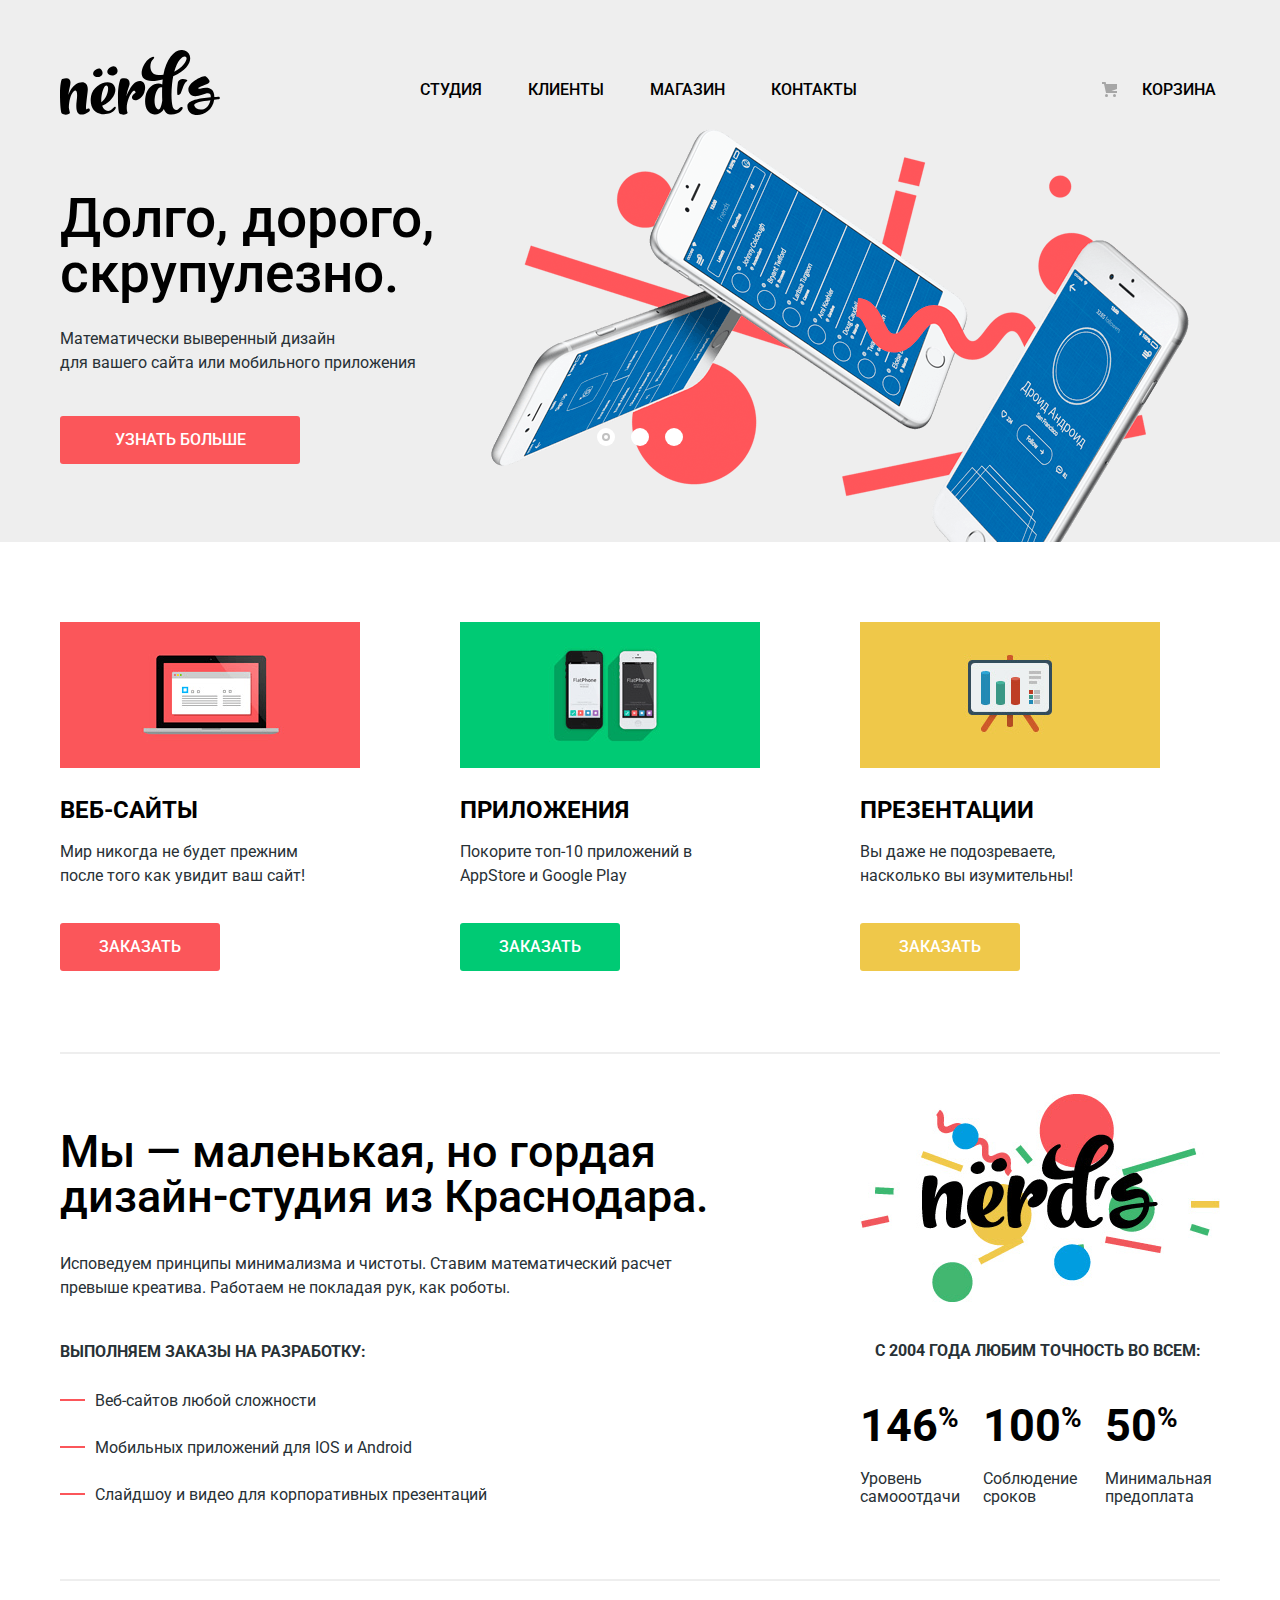
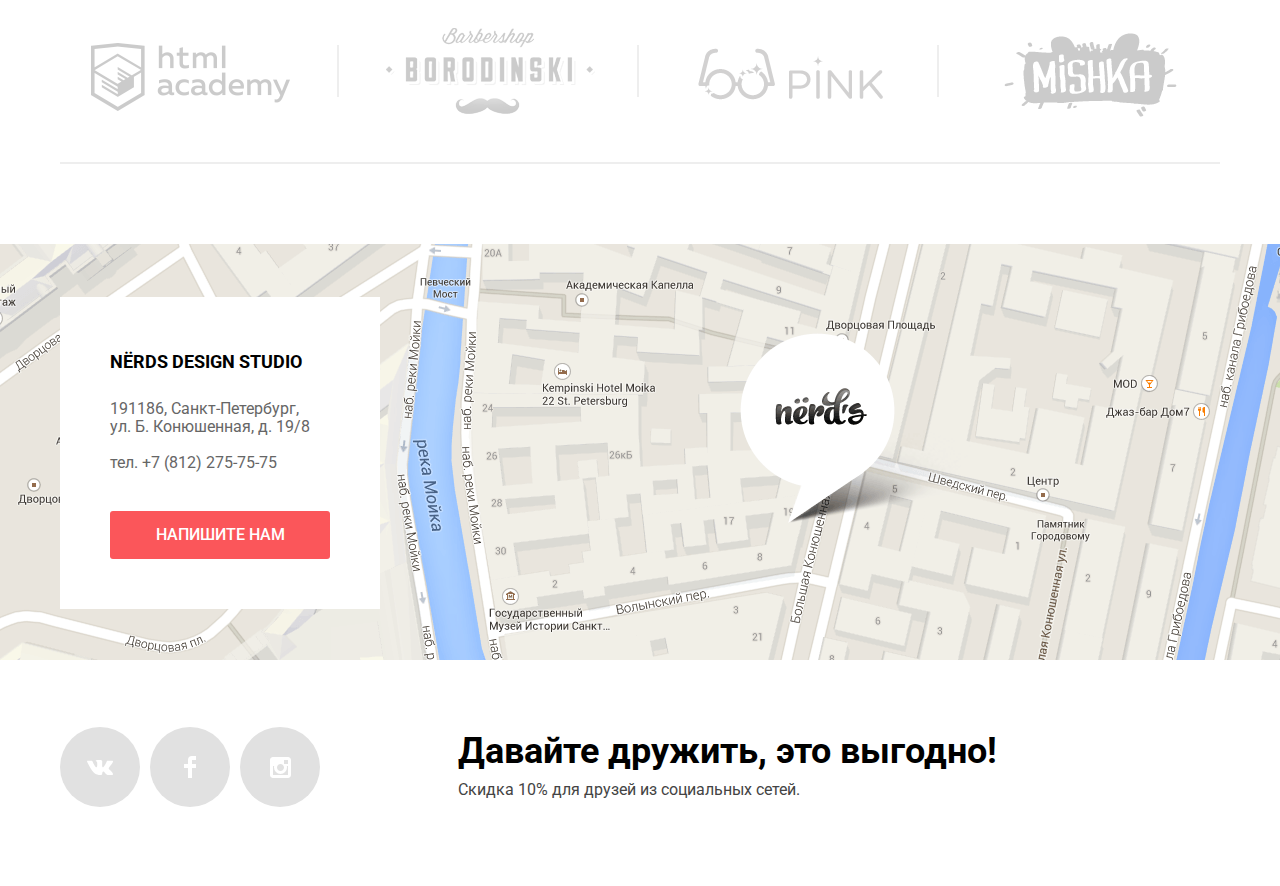
<file: index.html>
<!DOCTYPE html>
<html lang="ru">
  <head>
    <meta charset="utf-8">
    <title>Nerds</title>
    <link href="https://fonts.googleapis.com/css?family=Roboto:400,500,700" rel="stylesheet">
    <link href="css/normalize.css" rel="stylesheet">
    <link href="css/style.min.css" rel="stylesheet">
  </head>
  <body>
    <header class="main-header">
      <nav class="main-navigation">
        <div class="container">
          <a class="main-header-logo">  
            <img src="img/nerds-logo.svg" width=160 height=65 alt="Логотип Nerds">
          </a>
          <ul class="site-navigation">
            <li><a href="studio.html">Студия</a></li>
            <li><a href="customers.html">Клиенты</a></li>
            <li><a href="catalog.html">Магазин</a></li>
            <li><a href="contacts.html">Контакты</a></li>
          </ul>
          <ul class="navigation-basket"><li><a class="basket-link" href="basket.html">Корзина</a></li></ul>
        </div>
      </nav>     
    </header>
    <main>
      <h1 class="visually-hidden">Nerds</h1>
      <section class="slider">
        <div class="container">
          <div class="slider-controls">
            <i class="active"></i>
            <i></i>
            <i></i>
          </div>
          <div class="slider-block">
            <section class="slider-item">
              <div class="slider-info">
                <b class="page-title">Долго, дорого,<br> скрупулезно.</b>
                <p>Математически выверенный дизайн<br> для вашего сайта или мобильного приложения</p>
                <a class="button" href="">Узнать больше</a>
              </div>
              <img class="slider-1" src="img/slide1.png" width=698 height=413 alt="Слайдер 1">
            </section>
            <section class="slider-item">
              <div class="slider-info">
                <b class="page-title">Любим математику как никто другой</b>
                <p>Никакого креатива, только математические формулы для расчета идеальных пропорций</p>
                <a class="button" href="">Узнать больше</a>
              </div>
              <img src="img/slide2.png" width=663 height=430 alt="Слайдер 2">
            </section>
            <section class="slider-item">
              <div class="slider-info">
                <b class="page-title">Только ночь,<br> только хардкор</b>
                <p>Работать днем, как все? Мы против этого.<br> Ближе к полуночи работа только начинается.  </p>
                <a class="button" href="">Узнать больше</a>
              </div>
              <img class="slider-3" src="img/slide3.png" width=759 height=411 alt="Слайдер 3">  
            </section>
          </div>
        </div>
      </section>
      <div class="container">
        <section class="advantages">
          <h2 class="visually-hidden">Заказать</h2>
          <ul class="advantages-list">
            <li  class="advantages-item">
              <h3>Веб-сайты</h3>
              <p class="advantages-item-1">Мир никогда не будет прежним после того как увидит ваш сайт!</p>
              <a href="" class="button">Заказать</a>  
            </li>
            <li  class="advantages-item">
              <h3>Приложения</h3>
              <p class="advantages-item-2">Покорите топ-10 приложений в AppStore и Google Play</p>
              <a href="" class="button color-green">Заказать</a>  
            </li>
            <li  class="advantages-item">
              <h3>Презентации</h3>
              <p class="advantages-item-3">Вы даже не подозреваете, насколько вы изумительны!</p>
              <a href="" class="button color-yellow">Заказать</a>  
            </li>
          </ul>  
        </section>
        <section class="studio">
          <div class="studio-info">
            <div class="studio-info-text">
              <b>Мы — маленькая, но гордая дизайн-студия из Краснодара.</b>
              <p class="info-tagline">Исповедуем принципы минимализма и чистоты. Ставим математический расчет превыше креатива. Работаем не покладая рук, как роботы.</p>
              <p class="info-work">Выполняем заказы на разработку:</p>
              <ul class="work-choice">
                <li><div class="underlining"> Веб-сайтов любой сложности</div></li>
                <li><div class="underlining">Мобильных приложений для IOS и Android</div></li>
                <li><div class="underlining">Слайдшоу и видео для корпоративных презентаций</div></li>
              </ul>
            </div>
            <div class="studio-info-table">
              <p class="info-work">С 2004 года любим точность во всем:</p>
              <table class="studio-table">
                <tr>
                  <td>146<sup>%</sup></td>
                  <td>100<sup>%</sup></td>
                  <td>50<sup>%</sup></td>
                </tr>
                <tr>
                  <th>Уровень самооотдачи</th>
                  <th>Соблюдение сроков</th>
                  <th>Минимальная предоплата</th>
                </tr>
              </table>
            </div>
          </div>
          <ul class="partners-list">
            <li class="partners-item">
              <a href="https://htmlacademy.ru/intensive/htmlcss" class="partners-item-1">
                <span class="visually-hidden">HtmlAcademy</span>
                <img src="img/logo-htmlacademy.png" width=199 height=68 alt="HtmlAcademy">
              </a>
            </li>
            <li class="partners-item">
              <a href="boridinski.html"  class="partners-item-2">
                <span class="visually-hidden">Boridinski</span>
                <img src="img/logo-borodincki.png" width=209 height=90 alt="Boridinski">
              </a>
            </li>
            <li class="partners-item">
              <a href="pink.html"  class="partners-item-3">
                <span class="visually-hidden">Pink</span>
                <img src="img/logo-pink.png" width=185 height=52 alt="Pink">
              </a>
            </li>
            <li class="partners-item">
              <a href="mishka.html"  class="partners-item-4">
                <span class="visually-hidden">Mishka</span>
                <img src="img/logo-mishka.png" width=173 height=84 alt="Mishka">
              </a>
            </li>
           </ul>
        </section>
      </div>
    </main>
    <footer class="main-footer">
      <div class="footer-map-contacts">
        <img src="img/map.png" width=1440 height=416 alt="Карта">
        <div class="footer-contacts-container">
          <section class="footer-contacts">
            <h2>Nёrds design studio</h2>
            <p class="footer-address">191186, Санкт-Петербург,<br>
             ул. Б. Конюшенная, д. 19/8
            </p>
            <a class="phone" href="tel:+78122757575">тел. +7 (812) 275-75-75</a>
            <a class="button" href="contacts.html">Напишите нам</a>
          </section>
        </div>
      </div> 
      <div class="container">
        <div class="footer-bottom">
          <div class="footer-social">
            <ul>
              <li class="social-button"><a class="social-button-vk" href="vk.html"><span class="visually-hidden">Вк</span></a></li>
              <li class="social-button"><a class="social-button-fb" href="fb.html"><span class="visually-hidden">Фейсбук</span></a></li>
              <li class="social-button"><a class="social-button-insta" href="inst.html"><span class="visually-hidden">Инстаграм</span></a></li> 
            </ul>
          </div>
          <div class="footer-sale">
            <p class="footer-sale-caption">Давайте дружить, это выгодно!</p>
            <p>Скидка 10% для друзей из социальных сетей.</p>
          </div> 
        </div>
      </div>
    </footer>
    <section class="modal modal-feedback">
        <h2>Напишите нам</h2>
        <form class="feedback-form" action="http://echo.htmlacademy.ru" method="post">
          <div class="feedback-data">
            <p class="feedback-item">
              <label for="feedback-date">Ваше имя:</label>
              <input id="feedback-date" type="text" name="name" value="" placeholder="Представьтесь, пожалуйста">
            </p>
            <p class="feedback-item">
              <label for="feedback-mail">Ваш e-mail:</label>
              <input id="feedback-mail" type="text" name="mail" value="" placeholder="Для отправки ответа">
            </p>
          </div>
          <p class="feedback-item feedback-item-text">
            <label for="feedback-text">Текст письма:</label>
            <input id="feedback-text" type="text" name="text" value="" placeholder="В свободной форме" >
          </p>
          <button class="button" type="submit">Отправить</button>
        </form>
        <button class="modal-close" type="button"><span class="visually-hidden">Закрыть</span></button>
    </section>
  </body>
</html>
</file>
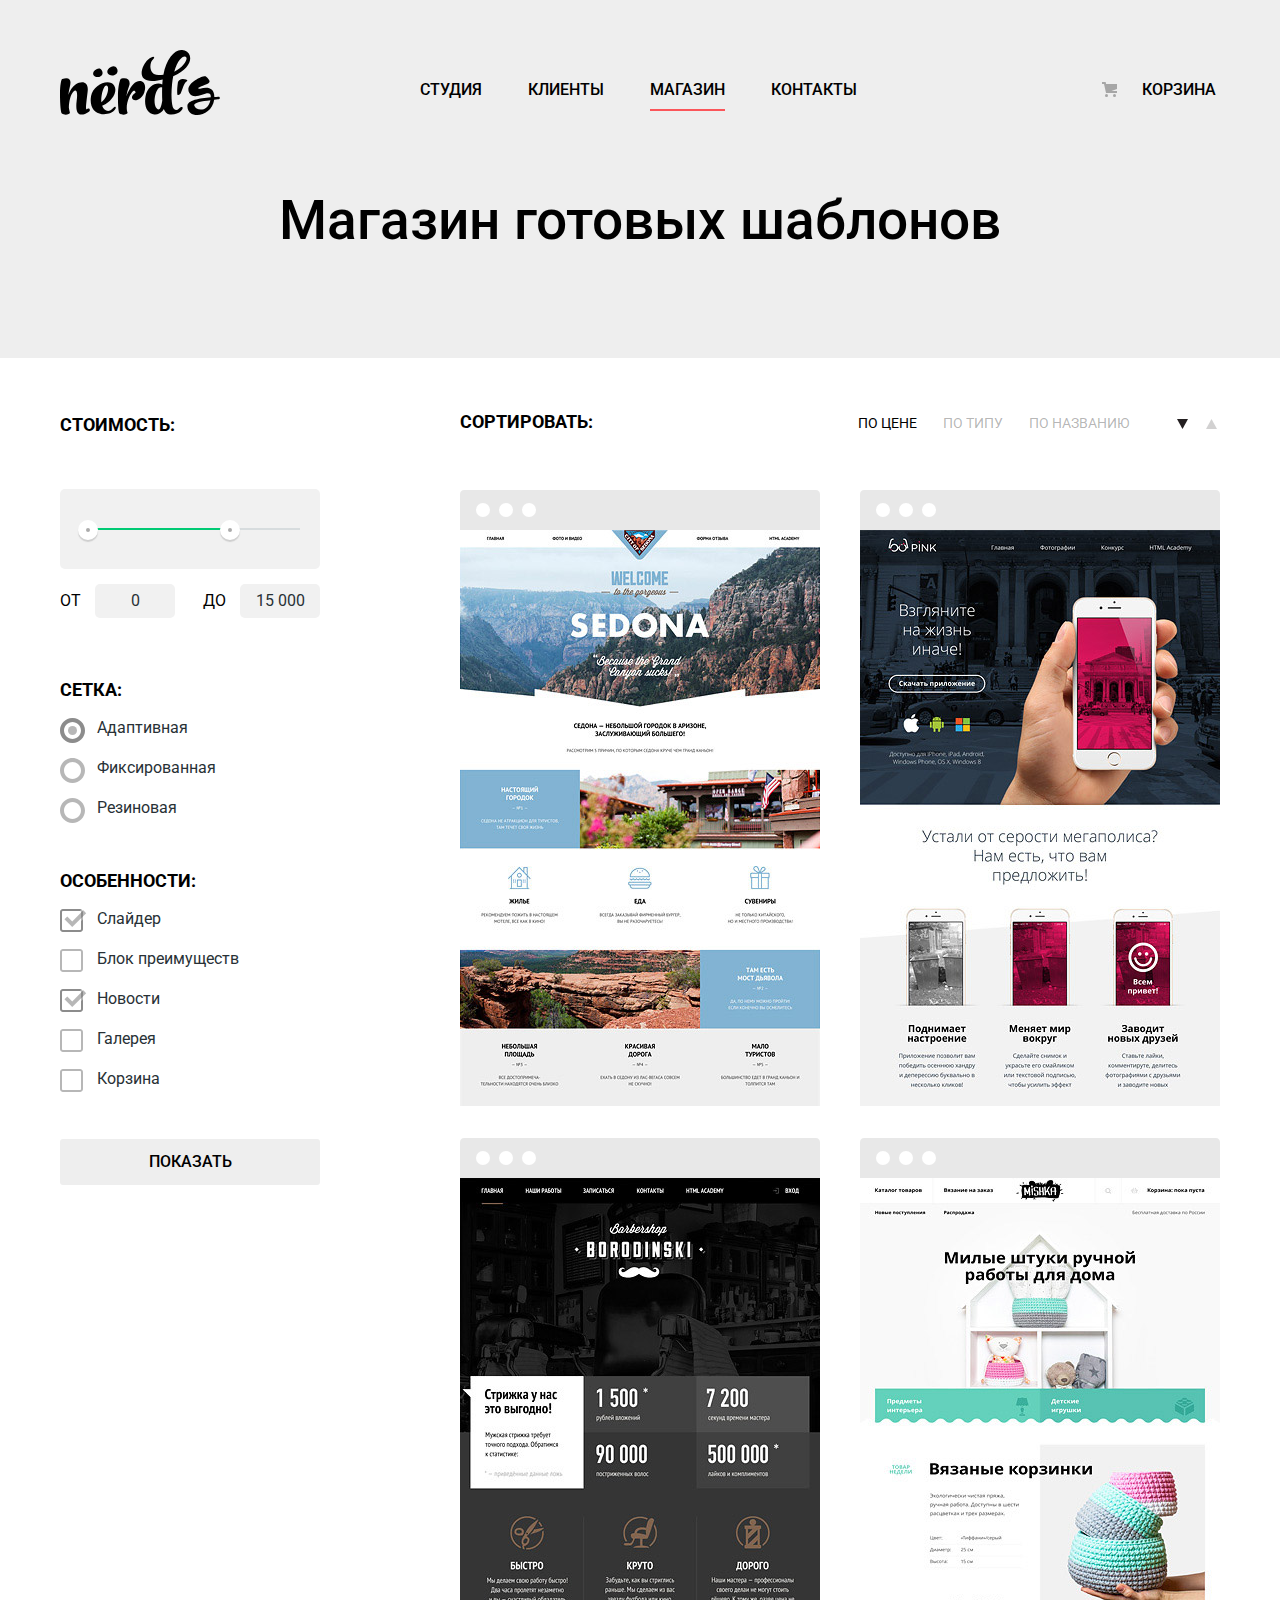
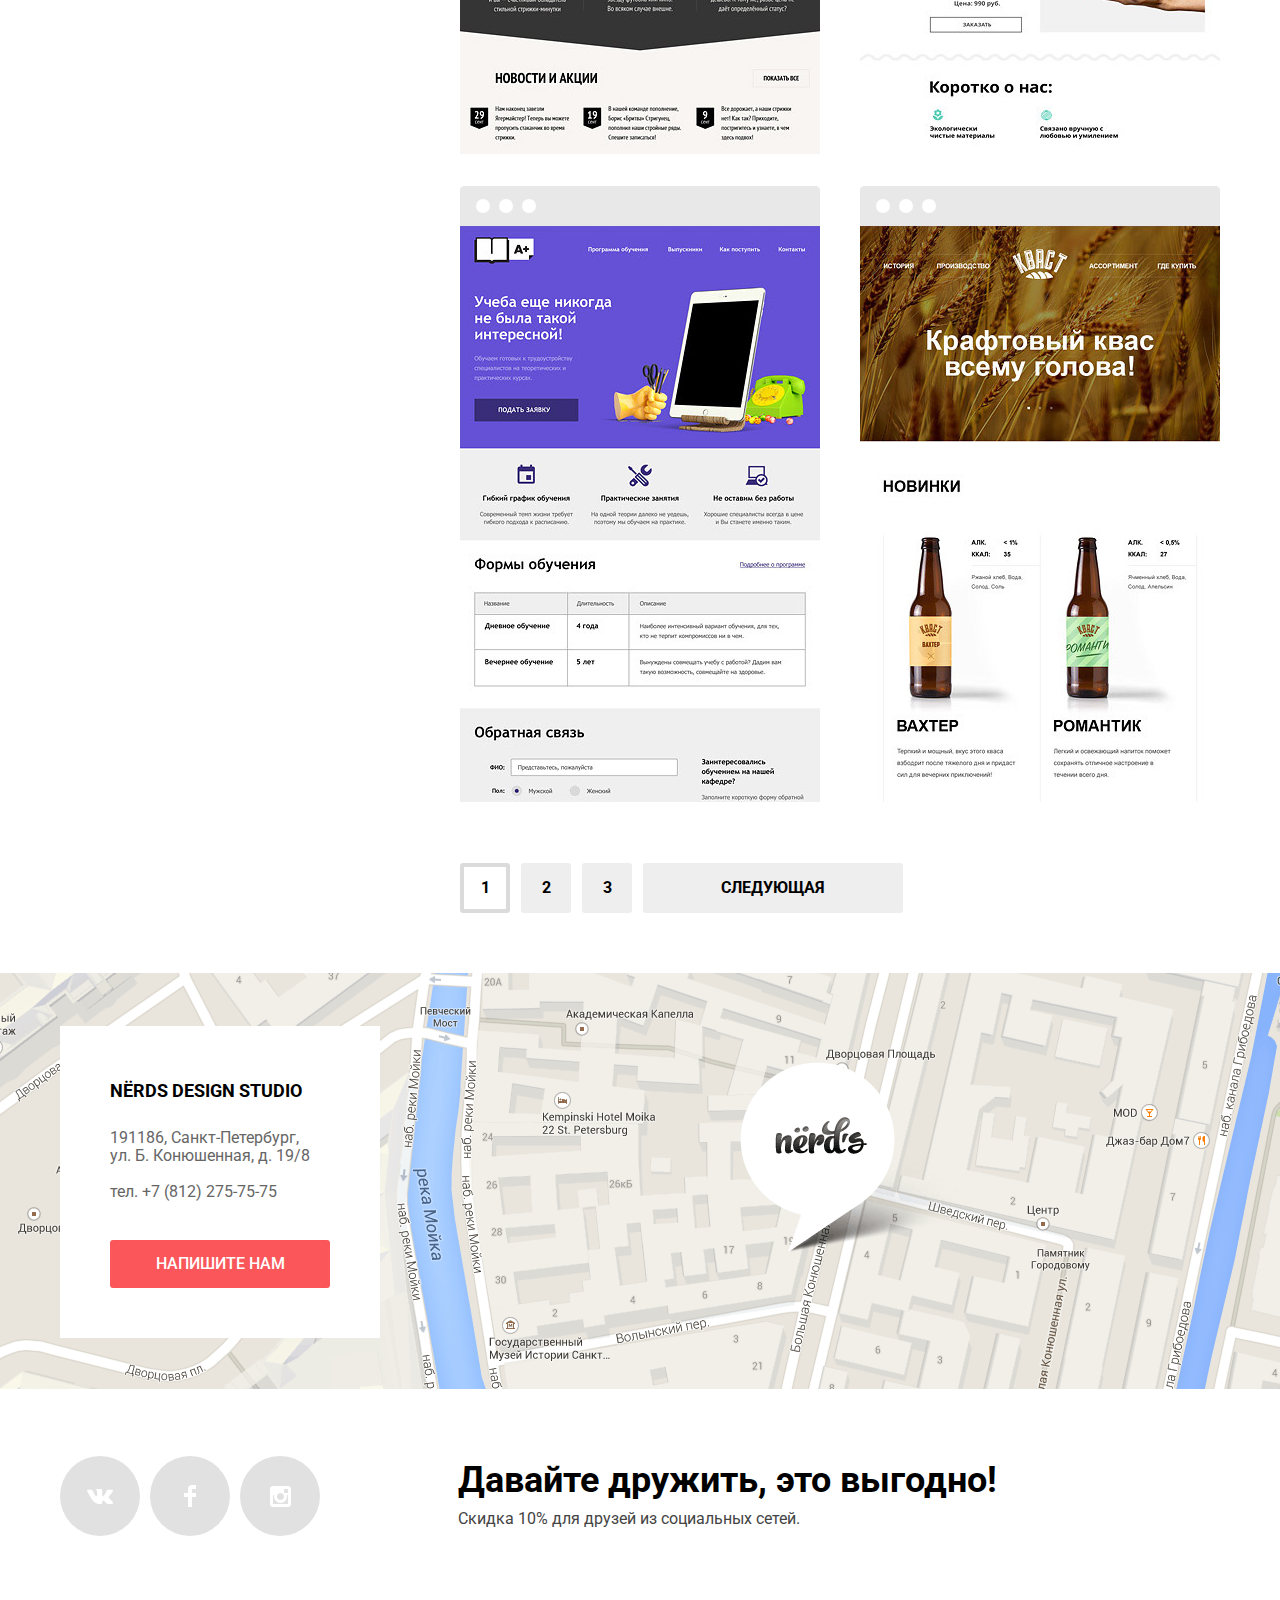
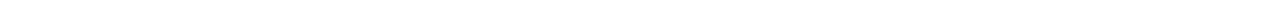
<file: catalog.html>
<!DOCTYPE html>
<html lang="ru">
  <head>
    <meta charset="utf-8">
    <title>Nerds</title>
    <link href="https://fonts.googleapis.com/css?family=Roboto:400,500,700" rel="stylesheet">
    <link href="css/normalize.css" rel="stylesheet">
    <link href="css/style.min.css" rel="stylesheet">
  </head>
  <body>
    <header class="main-header">
      <nav class="main-navigation">
        <div class="container">
          <a class="main-header-logo" href="index.html">  
            <img src="img/nerds-logo.svg" width=160 height=65 alt="Логотип Nerds">
          </a>
          <ul class="site-navigation">
            <li><a href="studio.html">Студия</a></li>
            <li><a href="customers.html">Клиенты</a></li>
            <li><a class="link-active">Магазин</a></li>
            <li><a href="contacts.html">Контакты</a></li>
          </ul>
          <ul class="navigation-basket"><li><a class="basket-link" href="basket.html">Корзина</a></li></ul>
        </div>
        <h1>Магазин готовых шаблонов</h1>
      </nav>   
    </header>
    <main class="container">
      <div class="main-container">
        <section class="sidebar">
          <form class="filter" method="get" action="http://echo.htmlacademy.ru">
            <fieldset class="filter-cost">
              <legend>Стоимость:</legend>
              <div class="range-filter">
                <div class="range-controls">
                  <div class="scale">
                    <div class="bar" style="margin-left: 0%; width: 72%"></div>
                  </div>
                  <div class="toggle toggle-min"></div>
                  <div class="toggle toggle-max"></div>
                </div>
                <div class="price-controls">
                  <label class="min-price">от <input name="min-price" type="text" value="0"></label>
                  <label class="max-price">до <input name="max-price" type="text" value="15 000"></label>
                </div>
              </div>
            </fieldset>
            <fieldset class="filter-mesh">
              <legend>Сетка:</legend>
              <ul>
                <li class="filter-option">
                  <input id="filter-adaptive" class="visually-hudden filter-input filter-input-radio" type="radio" name="features" value="adaptive" checked>
                  <label for="filter-adaptive">Адаптивная</label>
                </li>
                <li class="filter-option">
                  <input id="filter-fixed" class="visually-hudden filter-input filter-input-radio" type="radio" name="features" value="fixed">
                  <label for="filter-fixed">Фиксированная</label>
                </li>
                <li class="filter-option">
                  <input id="filter-rubber" class="visually-hudden filter-input filter-input-radio" type="radio" name="features" value="rubber">
                  <label for="filter-rubber">Резиновая</label>
                </li>
              </ul>
            </fieldset>
            <fieldset class="filter-features">
              <legend>Особенности:</legend>
              <ul>
                <li class="filter-option">
                  <input id="filter-slider" class="visually-hudden filter-input filter-input-checkbox" type="checkbox" name="slider" checked>
                  <label for="filter-slider">Слайдер</label>
                </li>
                <li class="filter-option">
                  <input id="filter-benefits" class="visually-hudden filter-input filter-input-checkbox" type="checkbox" name="benefits">
                  <label for="filter-benefits">Блок преимуществ</label>
                </li>
                <li class="filter-option">
                  <input id="filter-news" class="visually-hudden filter-input filter-input-checkbox" type="checkbox" name="news" checked>
                  <label for="filter-news">Новости</label>
                </li>
                <li class="filter-option">
                  <input id="filter-gallery" class="visually-hudden filter-input filter-input-checkbox" type="checkbox" name="gallery">
                  <label for="filter-gallery">Галерея</label>
                </li>
                <li class="filter-option">
                  <input id="filter-basket" class="visually-hudden filter-input filter-input-checkbox" type="checkbox" name="basket">
                  <label for="filter-basket">Корзина</label>
                </li>
              </ul>
            </fieldset>
            <button type="submit" class="sidebar-button">Показать</button>  
          </form>
        </section>
        <div class="main-part">
          <div class="sorting">
            <h2>Сортировать:</h2>
            <ul class="sorting-selection">
              <li><a class="sorting-text sorting-active">По цене</a></li>
              <li><a class="sorting-text" href="">По типу</a></li>
              <li><a class="sorting-text" href="">По названию</a></li>
              <li><a class="sorting-order sorting-active"><div class="icon-down"><span class="visually-hidden">По убыванию</span></div></a></li>
              <li><a class="sorting-order" href=""><div class="icon-up"><span class="visually-hidden">По возрастанию</span></div></a></li>
            </ul>
          </div>
          <section class="templates">
            <ul>
              <li class="templates-examples">
                <div class="browser"><img src="img/img-sedona.jpg" width=360 height=576 alt="Sedona"></div>
                <div class="emerge emerge-width-1">
                  <h3><a href="Sedona.html">Sedona</a></h3>
                  <p>Информационный сайт для туристов</p>
                  <span class="button">9 900 руб.</span> 
                </div>
              </li>
              <li class="templates-examples">
                <div class="browser"><img src="img/img-pink.jpg" width=360 height=576 alt="Pink"></div>
                <div  class="emerge emerge-width-2">
                  <h3><a href="Pink.html">Pink APP</a></h3>
                  <p>Продуктовый лендинг приложений для iOS и Android</p>
                  <span class="button">9 900 руб.</span> 
                </div>
              </li>
              <li class="templates-examples">
                <div class="browser"><img src="img/img-barbershop.jpg" width=360 height=576 alt="Borodinski"></div>
                <div  class="emerge emerge-width-1">
                  <h3><a href="Borodinski.html">barbershop</a></h3>
                  <p>Сайт салона красоты. Для мужчин, да.</p>
                  <span class="button">9 900 руб.</span> 
               </div>
              </li>
              <li class="templates-examples">
                <div class="browser"><img src="img/img-mishka.jpg" width=360 height=576 alt="Mishka"></div>
                <div  class="emerge emerge-width-1">
                  <h3><a href="Mishka.html">Mishka</a></h3> 
                  <p>Интернет-магазин вязаных игрушек</p>
                  <span class="button">9 900 руб.</span> 
                </div>
              </li>
              <li class="templates-examples">
                <div class="browser"><img src="img/img-aplus.jpg" width=360 height=576 alt="A plus"></div>
                <div  class="emerge emerge-width-2">
                  <h3><a href="APlus.html">A plus</a></h3>
                  <p>Лендинг курсов повышения квалификации</p>
                  <span class="button">9 900 руб.</span> 
                </div>
              </li>
              <li class="templates-examples">
                <div class="browser"><img src="img/img-kvast.jpg" width=360 height=576 alt="Kvast"></div>
                <div  class="emerge emerge-width-2">
                  <h3><a href="Kvast.html">Кваст</a></h3>
                  <p>Промо-сайт производителя крафтового кваса</p>
                  <span class="button">9 900 руб.</span> 
                </div>
              </li>
            </ul>
          </section>
          <div class="page">
            <ul>
              <li class="page-number"><a class="button-page-active">1</a></li>
              <li class="page-number"><a class="button-page" href="">2</a></li> 
              <li class="page-number"><a class="button-page" href="">3</a></li>
              <li class="page-next"><a class="button-page" href="">Следующая</a></li> 
            </ul>
          </div>  
        </div>
      </div>
    </main>
    <footer class="main-footer">
      <div class="footer-map-contacts">
        <img src="img/map.png" width=1440 height=416 alt="Карта">
        <div class="footer-contacts-container">
          <section class="footer-contacts">
            <h2>Nёrds design studio</h2>
            <p class="footer-address">191186, Санкт-Петербург,<br>
             ул. Б. Конюшенная, д. 19/8
            </p>
            <a class="phone" href="tel:+78122757575">тел. +7 (812) 275-75-75</a>
            <a class="button" href="contacts.html">Напишите нам</a>
          </section>
        </div>
      </div> 
      <div class="container">
        <div class="footer-bottom">
          <div class="footer-social">
            <ul>
              <li class="social-button"><a class="social-button-vk" href="vk.html"><span class="visually-hidden">Вк</span></a></li>
              <li class="social-button"><a class="social-button-fb" href="fb.html"><span class="visually-hidden">Фейсбук</span></a></li>
              <li class="social-button"><a class="social-button-insta" href="inst.html"><span class="visually-hidden">Инстаграм</span></a></li> 
            </ul>
          </div>
          <div class="footer-sale">
            <p class="footer-sale-caption">Давайте дружить, это выгодно!</p>
            <p>Скидка 10% для друзей из социальных сетей.</p>
          </div> 
        </div>
      </div>
    </footer>
    <section class="modal modal-feedback">
      <h2>Напишите нам</h2>
      <form class="feedback-form" action="http://echo.htmlacademy.ru" method="post">
        <div class="feedback-data">
          <p class="feedback-item">
            <label for="feedback-date">Ваше имя:</label>
            <input id="feedback-date" type="text" name="name" value="" placeholder="Представьтесь, пожалуйста">
          </p>
          <p class="feedback-item">
            <label for="feedback-mail">Ваш e-mail:</label>
            <input id="feedback-mail" type="text" name="mail" value="" placeholder="Для отправки ответа">
          </p>
        </div>
        <p class="feedback-item feedback-item-text">
          <label for="feedback-text">Текст письма:</label>
          <input id="feedback-text" type="text" name="text" value="" placeholder="В свободной форме" >
        </p>
        <button class="button" type="submit">Отправить</button>
      </form>
      <button class="modal-close" type="button"><span class="visually-hidden">Закрыть</span></button>
    </section>
  </body>
</html>
</file>
<file: css/style.min.css>
body{margin:0;padding:0;font-family:Roboto,Arial,sans-serif;font-size:16px;line-height:24px;font-weight:700;text-transform:none;background-color:#fff}a{text-decoration:none}img{max-width:100%;height:auto}.main-header-logo{width:160px;height:65px;margin:50px 177px 0 0}.main-header-logo[href]:hover{opacity:.8}.footer-social a:active::before,.footer-social a:focus::before,.main-header-logo[href]:focus{opacity:.3}.main-header{background-color:#eee}.site-navigation{display:flex;flex-wrap:wrap;list-style:none;margin:0;padding:0}.navigation-basket a,.site-navigation a{margin:75px 23px 0;font-size:16px;line-height:30px;color:#000;font-weight:500;text-transform:uppercase;display:block}.navigation-basket a{margin:75px 0 0 217px}.site-navigation a[href]:hover{color:#fb565a}.site-navigation a[href]:focus{color:rgba(0,0,0,.3)}.site-navigation a[href]:active{text-decoration-color:#fb565a}.basket-link{position:relative;padding-left:45px}.basket-link::before{content:"";position:absolute;top:7px;left:5px;background-image:url(../img/cart-icon.svg);background-repeat:no-repeat;background-position:0 0;width:15px;height:15px}.navigation-basket{list-style:none;max-width:115px;margin:0;padding:0;display:flex}.navigation-basket a[href]:hover{color:#fb565a}.navigation-basket a[href]:focus{color:rgba(0,0,0,.3)}.navigation-basket a[href]:active{text-decoration-color:#fb565a}.container{width:1160px;margin:0 auto;padding:0 20px}.main-navigation .container{display:flex}.page-title{font-weight:500;font-size:55px;line-height:55px}.slider{padding:0;background-color:#eee;margin:0 0 80px;position:relative}.slider-item{display:none}.slider-item:nth-child(1){display:flex;justify-content:flex-end;position:relative}.slider-item .slider-3{padding-top:18px}.slider-item .slider-1{padding-top:14px;padding-right:31px}.slider-controls i{position:relative;display:inline-block;width:18px;height:18px;padding:8px;border-radius:50%;cursor:pointer;vertical-align:top}.slider-controls i::before{content:"";position:absolute;top:8px;left:8px;z-index:1;width:18px;height:18px;background:#fff;border-radius:50%}.slider-controls{position:absolute;left:50%;bottom:104px;z-index:100;width:160px;height:18px;text-align:center;font-size:0;transform:translateX(-50%)}.slider-controls .active::after{content:"";position:absolute;top:13px;left:13px;z-index:1;width:4px;height:4px;border:2px solid #c1c1c1;background-color:#fff;border-radius:50%}.slider-info .page-title{width:360px}.slider-info p{width:410px;padding-top:10px;padding-bottom:25px}.advantages-item p,.slider p{font-weight:400;font-size:16px;line-height:24px;color:#283136}.advantages{margin-bottom:40px;padding:0 0 65px;border-bottom:2px solid #eee}.advantages-list{list-style:none;display:flex;justify-content:space-between;margin-right:60px;padding:0}.advantages-item{width:300px;position:relative}.advantages-item h3{font-weight:700;font-size:24px;line-height:30px;text-transform:uppercase;margin-top:173px;margin-bottom:15px}.advantages-item p{width:260px;margin:0 0 35px}.button{font:inherit;background-color:#fb565a;color:#fff;font-size:16px;line-height:18px;font-weight:500;text-transform:uppercase;text-align:center;vertical-align:middle;display:block;padding:15px 0;text-decoration:none;border-radius:3px;border:0}.slider-info .button{width:240px}.advantages-item .button{width:160px}.footer-contacts .button{width:220px;margin-top:36px}.feedback-form .button{width:260px}.emerge .button{width:200px;margin-left:0 20px}.button:hover,.footer-social a:hover{background-color:#e74246}.button:focus{background-color:#d7373b;color:rgba(255,255,255,.3);box-shadow:inset 0 30px 0 -27px #c13135}.button:active{background-color:#d7373b;color:rgba(255,255,255,.3);box-shadow:inset 0 30px 0 -27px #c13135}.color-green{background-color:#00ca74}.color-green:hover{background-color:#00bc6c}.color-green:focus{background-color:#00aa62;color:rgba(255,255,255,.3);box-shadow:inset 0 30px 0 -27px #009958}.color-green:active{background-color:#00aa62;color:rgba(255,255,255,.3);box-shadow:inset 0 30px 0 -27px #009958}.color-yellow{background-color:#efc84a}.color-yellow:hover{background-color:#eab534}.color-yellow:focus{background-color:#e5a722;color:rgba(255,255,255,.3);box-shadow:inset 0 30px 0 -27px #ce961f}.color-yellow:active{background-color:#e5a722;color:rgba(255,255,255,.3);box-shadow:inset 0 30px 0 -27px #ce961f}.studio-info b{font-weight:500;font-size:45px;line-height:45px}.studio{padding:0;display:flex;flex-direction:column;margin:0 0 80px}.studio-info{width:1160px;margin-bottom:47px;display:flex;justify-content:space-between;position:relative;padding-bottom:49px;border-bottom:2px solid #eee}.studio-info-text{margin-top:35px;width:660px}.studio-info-table{width:360px;margin-top:205px}.studio-info-table .info-work{margin-left:15px;margin-bottom:24px}.studio-info-table::before{content:"";position:absolute;top:0;background-image:url(../img/studio-nerds.png);background-repeat:no-repeat;background-position:0 0;width:360px;height:208px}.info-tagline,.info-work{font-weight:400;font-size:16px;line-height:24px;color:#283136;margin-top:33px}.info-work{font-weight:700;text-transform:uppercase;margin-top:40px}.work-choice{list-style:none;padding:0;margin:25px 0 0}.studio-table th,.work-choice li{font-weight:400;font-size:16px;color:#283136}.work-choice li{position:relative;line-height:24px;margin:15px 0 23px 35px}.work-choice .underlining::before{content:"";position:absolute;top:10px;left:-35px;border-bottom:2px solid #fb565a;width:25px}.studio-table{margin:0;padding:0;border-collapse:collapse}.studio-table sup{font-size:28px}.studio-table td{font-weight:700;font-size:45px;line-height:10px;padding:34px 20px 38px 0}.studio-table th{line-height:18px;text-align:left;margin:0;padding:0}.partners-list{list-style:none;margin:0;width:1160px;display:flex;border-bottom:2px solid #eee;padding:0 0 37px}.partners-item:nth-child(1){margin-top:15px}.partners-item:nth-child(3){margin-top:20px}.partners-item:nth-child(4){margin-right:0;margin-top:5px}.partners-item-1::before,.partners-item-2::before,.partners-item-3::before{content:"";position:absolute;top:2px;left:277px;border-right:2px solid #eee;height:52px}.partners-item-2::before,.partners-item-3::before{top:17px}.partners-item-3::before{top:-3px}.partners-list img{opacity:.2}.partners-list img:hover{opacity:1}.partners-list img:active,.partners-list img:focus{opacity:.1}.main-footer{margin-top:60px;margin-bottom:75px}.footer-map-contacts{padding:0;margin:0 0 60px;position:relative}.footer-bottom{display:flex;justify-content:space-between;width:960px}.footer-social{margin:0;padding:0;width:260px}.footer-sale{width:562px;padding:0;margin:6px 0 0}.footer-contacts h2{font-weight:700;font-size:18px;line-height:30px;text-transform:uppercase;padding:0;margin:0 0 23px}.footer-address{margin-bottom:15px}.footer-address,.phone{font-weight:400;font-size:16px;line-height:18px;color:#666}.feedback-item input:hover{border-color:#b4b9bb}.feedback-item input:focus{border-color:#000;outline:inherit}.feedback-item input:invalid{border-color:#e74246}.footer-sale{font-weight:400;font-size:16px;line-height:22px;color:#444}.modal-feedback h2{font-weight:500;font-size:45px;line-height:45px;padding:0;margin:0 0 40px}.feedback-item label{font-weight:700;font-size:16px;line-height:18px}.main-header h1{font-weight:500;font-size:55px;line-height:55px;text-align:center}.sidebar legend{font-weight:700;font-size:18px;line-height:30px;text-transform:uppercase;color:#000}.sidebar fieldset{border:0}.sidebar ul{list-style:none}.filter-option label{font-weight:400;font-size:16px;line-height:20px;color:#283136;position:relative;display:block;cursor:pointer;user-select:none;margin-left:37px}.filter-input-checkbox+label::before{content:"";position:absolute;left:-37px;top:0;background-image:url(../img/checkbox-off.svg);background-repeat:no-repeat;background-position:0 0;width:27px;height:27px}.filter-input-checkbox:checked+label::after{content:"";position:absolute;left:-37px;top:0;background-image:url(../img/checkbox-on.svg);background-repeat:no-repeat;background-position:0 0;width:27px;height:27px}.filter-input-radio+label::before{content:"";position:absolute;left:-37px;top:0;background-image:url(../img/radio-off.svg);background-repeat:no-repeat;background-position:0 0;width:27px;height:27px}.filter-input-radio:checked+label::after{content:"";position:absolute;left:-37px;top:0;background-image:url(../img/radio-on.svg);background-repeat:no-repeat;background-position:0 0;width:27px;height:27px}.filter-input+label{color:#283136}.filter-input:hover+label{color:#000;opacity:1}.filter-input:disabled+label{color:#283136;opacity:.3}.filter-input+label::after,.filter-input+label::before{opacity:.4}.filter-input:hover+label::after{opacity:1}.filter-input:disabled+label::after{opacity:.3}.filter-input:hover+label::before,.templates-examples:hover .browser::before{opacity:1}.filter-input:disabled+label::before{opacity:.3}.sidebar-button{width:260px;font-weight:500;font-size:16px;line-height:18px;background-color:#eee;color:#000;font-family:Roboto,Arial,sans-serif;text-transform:uppercase;text-align:center;vertical-align:middle;display:block;padding:14px 0;text-decoration:none;border-radius:3px;border:0;margin:30px 0 0}.sidebar-button:hover{background-color:#dfdfdf}.sidebar-button:active,.sidebar-button:focus{background-color:#d5d5d5;outline:inherit;color:rgba(0,0,0,.3);box-shadow:inset 0 30px 0 -27px #bfbfbf}.sorting h2,.sorting-selection{padding:0;text-transform:uppercase}.sorting h2{font-weight:700;font-size:18px;line-height:18px;margin:3px 264px 0 0}.sorting-text{font-weight:400;font-size:14px;line-height:18px;margin-right:26px;color:rgba(0,0,0,.3)}.sorting-selection{list-style:none;margin:1px 0 0 1px;display:flex;color:#bcbcbc}.sorting-text[href]:hover{color:#666}.sorting-text[href]:focus .sorting-text[href]:active{color:#000}.sorting-active{color:#000;opacity:1}.icon-down,.icon-up{width:11px;height:10px;margin-top:8px}.icon-up{opacity:.2;background-image:url(../img/icon-up-dir.svg);margin-left:18px}.icon-down{background-image:url(../img/icon-down-dir.svg);margin-left:21px}.sorting-order[href]:hover{opacity:.4}.sorting-order[href]:focus .sorting-order[href]:active,.sorting-order[href]:focus .sorting-ordera[href]:active{opacity:1}.emerge a{font-weight:700;font-size:18px;line-height:30px;color:#000;text-transform:uppercase;text-align:center}.button-page,.emerge p{line-height:18px;text-align:center}.emerge p{font-weight:400;font-size:16px;margin:0 0 29px;color:#666}.emerge h3{margin:0 0 15px}.button-page{background-color:#eee;color:#000;font:inherit;text-transform:uppercase;vertical-align:middle;display:block;padding:13px 0;text-decoration:none;border-radius:3px;border:0}.button-page[href]:hover{background-color:#dfdfdf}.button-page[href]:focus{background-color:#d5d5d5;color:rgba(0,0,0,.3);box-shadow:inset 0 30px 0 -27px #bfbfbf}.button-page[href]:active{background-color:#d5d5d5;color:rgba(0,0,0,.3);box-shadow:inset 0 30px 0 -27px #bfbfbf}.button-page-active{line-height:18px;font:inherit;text-transform:uppercase;text-align:center;vertical-align:middle;display:block;padding:9px 0;text-decoration:none;border-radius:3px;background-color:#fff;border:4px solid #dbdbdb}.visually-hidden:not(:focus):not(:active),input[type=checkbox],input[type=radio]{position:absolute;width:1px;height:1px;margin:-1px;border:0;padding:0;white-space:nowrap;clip-path:inset(100%);clip:rect(0 0 0 0);overflow:hidden}.footer-social ul{list-style:none;margin:0;padding:0;display:flex;justify-content:space-between}.link-active{padding-bottom:4px;border-bottom:2px solid #fb565a}.emerge .button:focus{color:#fff;box-shadow:inset 0 30px 0 -27px #c13135}.emerge .button:active{color:#fff;box-shadow:inset 0 30px 0 -27px #c13135}.page ul,.templates ul{list-style:none;margin:0;padding:0;display:flex}.templates ul{flex-wrap:wrap;justify-content:space-between}.page ul{min-height:50px}.feedback-item input::placeholder{color:rgba(68,68,68,.5);font-size:16px;font-family:Roboto,Arial,sans-serif;font-weight:400}.feedback-item input:-ms-input-placeholder,.feedback-item input::-ms-input-placeholder{color:rgba(68,68,68,.5);font-size:16px;font-family:Roboto,Arial,sans-serif;font-weight:400}.feedback-item input:focus::placeholder{color:#444}.feedback-item input:focus:-ms-input-placeholder,.feedback-item input:focus::-ms-input-placeholder{color:#444}.feedback-item input:active::placeholder{color:#444}.feedback-item input:active:-ms-input-placeholder,.feedback-item input:active::-ms-input-placeholder{color:#444}.feedback-item input:invalid::placeholder{color:#e74246}.feedback-item input:invalid:-ms-input-placeholder,.feedback-item input:invalid::-ms-input-placeholder{color:#e74246}.feedback-item input{color:rgba(68,68,68,.5);font-size:16px;font-family:Roboto,Arial,sans-serif;font-weight:400}.feedback-item input:focus{color:#444}.feedback-item input:active{color:#444}.feedback-item input:invalid{color:#e74246}.main-navigation h1{margin:78px 0 0;padding:0 0 110px}.sidebar{width:260px;margin:0}.sorting{width:760px;margin:0 0 50px;display:flex}.templates{width:760px;margin:5px 0 29px}.page{width:460px;margin:0;padding:0}.main-container{display:flex;justify-content:space-between;margin-top:52px}.filter,.main-part{display:flex;flex-direction:column}.main-part{width:760px}.filter{justify-content:space-between}.filter-cost{width:260px;padding:0;border:0;margin:0 0 57px}.range-filter{width:260px;margin-top:49px}.range-controls{position:relative;height:41px;margin-bottom:15px;padding-top:39px;padding-right:20px;padding-left:20px;background-color:#f1f1f1;border-radius:5px}.range-controls .scale{height:2px;background:#d7dcde}.range-controls .bar{width:70%;height:2px;background:#00ca74}.range-controls .toggle{position:absolute;top:31px;left:0;width:4px;height:4px;padding:0;border:8px solid #fff;background-color:#ababab;box-shadow:0 2px 1px 0 #cfcfcf;border-radius:50%;cursor:pointer}.range-controls .toggle-min{left:18px}.range-controls .toggle-max{left:160px}.price-controls{font-size:0}.price-controls label{display:inline-block;width:50%;font-size:16px;font-weight:400;text-transform:uppercase;vertical-align:top}.price-controls input{width:60px;padding:8px 10px;margin-left:10px;font-family:Roboto,Arial,sans-serif;font-size:16px;text-align:center;color:#283136;border:0;border-radius:5px;background:#f1f1f1}.max-price{text-align:right}.filter-mesh{width:260px;padding:0;margin:0 0 28px}.filter-features,.filter-features ul,.filter-mesh ul{margin:0;padding:0}.filter-features{width:260px}.templates-examples{width:360px;margin-bottom:32px;position:relative;padding-top:40px}.templates-examples img,.templates-examples:hover .emerge{display:block}.templates-examples:hover{box-shadow:0 3px 10px rgba(0,0,0,.3)}.page-number{width:50px;margin-right:11px}.page-next{width:260px}.modal{display:none;background-color:#fff;padding:70px 90px 84px 100px;width:770px;position:relative;box-shadow:0 30px 65px rgba(0,0,0,.5)}.modal-feedback{position:fixed;left:50%;top:50%;transform:translateX(-50%) translateY(-50%)}.feedback-data{display:flex;margin-bottom:34px}.partners-item{text-align:center;width:260px;margin-right:40px;position:relative}.footer-contacts{position:absolute;top:-370px;left:20px;width:220px;background-color:#fff;padding:50px;text-align:left}.footer-map-contacts img{position:relative;width:1440px;height:416px;object-fit:cover}.emerge{position:absolute;bottom:0;left:0;display:none;background-color:#eee;text-align:center}.emerge-width-1{width:200px;padding:30px 80px 43px}.emerge-width-2{width:240px;padding:30px 60px 43px}.emerge-width-2 .button{margin-left:20px}.footer-map-contacts{text-align:center}.footer-contacts-container{width:1160px;margin:0 auto;padding:0 20px;position:relative}.slider-info{top:0;left:0;position:absolute;padding-top:76px;width:520px}.advantages-item-1::before{content:"";position:absolute;top:0;background-image:url(../img/illustration-1.png);background-repeat:no-repeat;background-position:0 0;width:300px;height:146px}.advantages-item-2::before{position:absolute;top:0;background-image:url(../img/illustration-2.png);width:300px;height:146px}.advantages-item-2::before,.advantages-item-3::before,.social-button-vk::before{content:"";background-repeat:no-repeat;background-position:0 0}.advantages-item-3::before{position:absolute;top:0;background-image:url(../img/illustration-3.png);width:300px;height:146px}.social-button a{position:relative;display:flex;justify-content:center;align-items:center;background-color:#e1e1e1;width:80px;height:80px;border-radius:50%}.social-button-vk::before{background-image:url(../img/vk-icon.svg);width:26px;height:15px}.browser::before,.social-button-fb::before,.social-button-insta::before{content:"";background-image:url(../img/fb-icon.svg);background-repeat:no-repeat;background-position:0 0;width:12px;height:22px}.browser::before,.social-button-insta::before{background-image:url(../img/insta-icon.svg);width:21px;height:21px}.filter-features legend,.filter-mesh legend{margin-bottom:13px}.filter-features .filter-option,.filter-mesh .filter-option{margin-bottom:20px}.browser::before{position:absolute;top:0;left:0;background-image:url(../img/browser.svg);opacity:.12;width:360px;height:40px}.footer-sale-caption{font-weight:700;font-size:36px;line-height:36px;color:#000}.footer-sale p{padding:0;margin:0 0 10px}.feedback-item input{padding:14px;border:2px solid #d7dcde;border-radius:3px;width:328px}.feedback-item label{margin-bottom:10px}.feedback-item{display:flex;flex-direction:column;margin:0;padding:0}.feedback-data .feedback-item:nth-child(1){margin-right:40px}.feedback-item-text input{width:728px;min-height:86px}.feedback-item-text{margin-bottom:47px}.modal-close{position:absolute;top:80px;right:90px;background-image:url(../img/close-cross.svg);background-repeat:no-repeat;background-position:0 0;width:21px;height:21px;border:0;background-color:#fff;opacity:.3}.modal-close:hover{opacity:1}.modal-close:active,.modal-close:focus{opacity:.1;outline:0}.modal button{outline:0}.sorting-selection li{cursor:pointer}.footer-social a:active,.footer-social a:focus{background-color:#d7373b;box-shadow:inset 0 30px 0 -28px #c13135}
</file>
